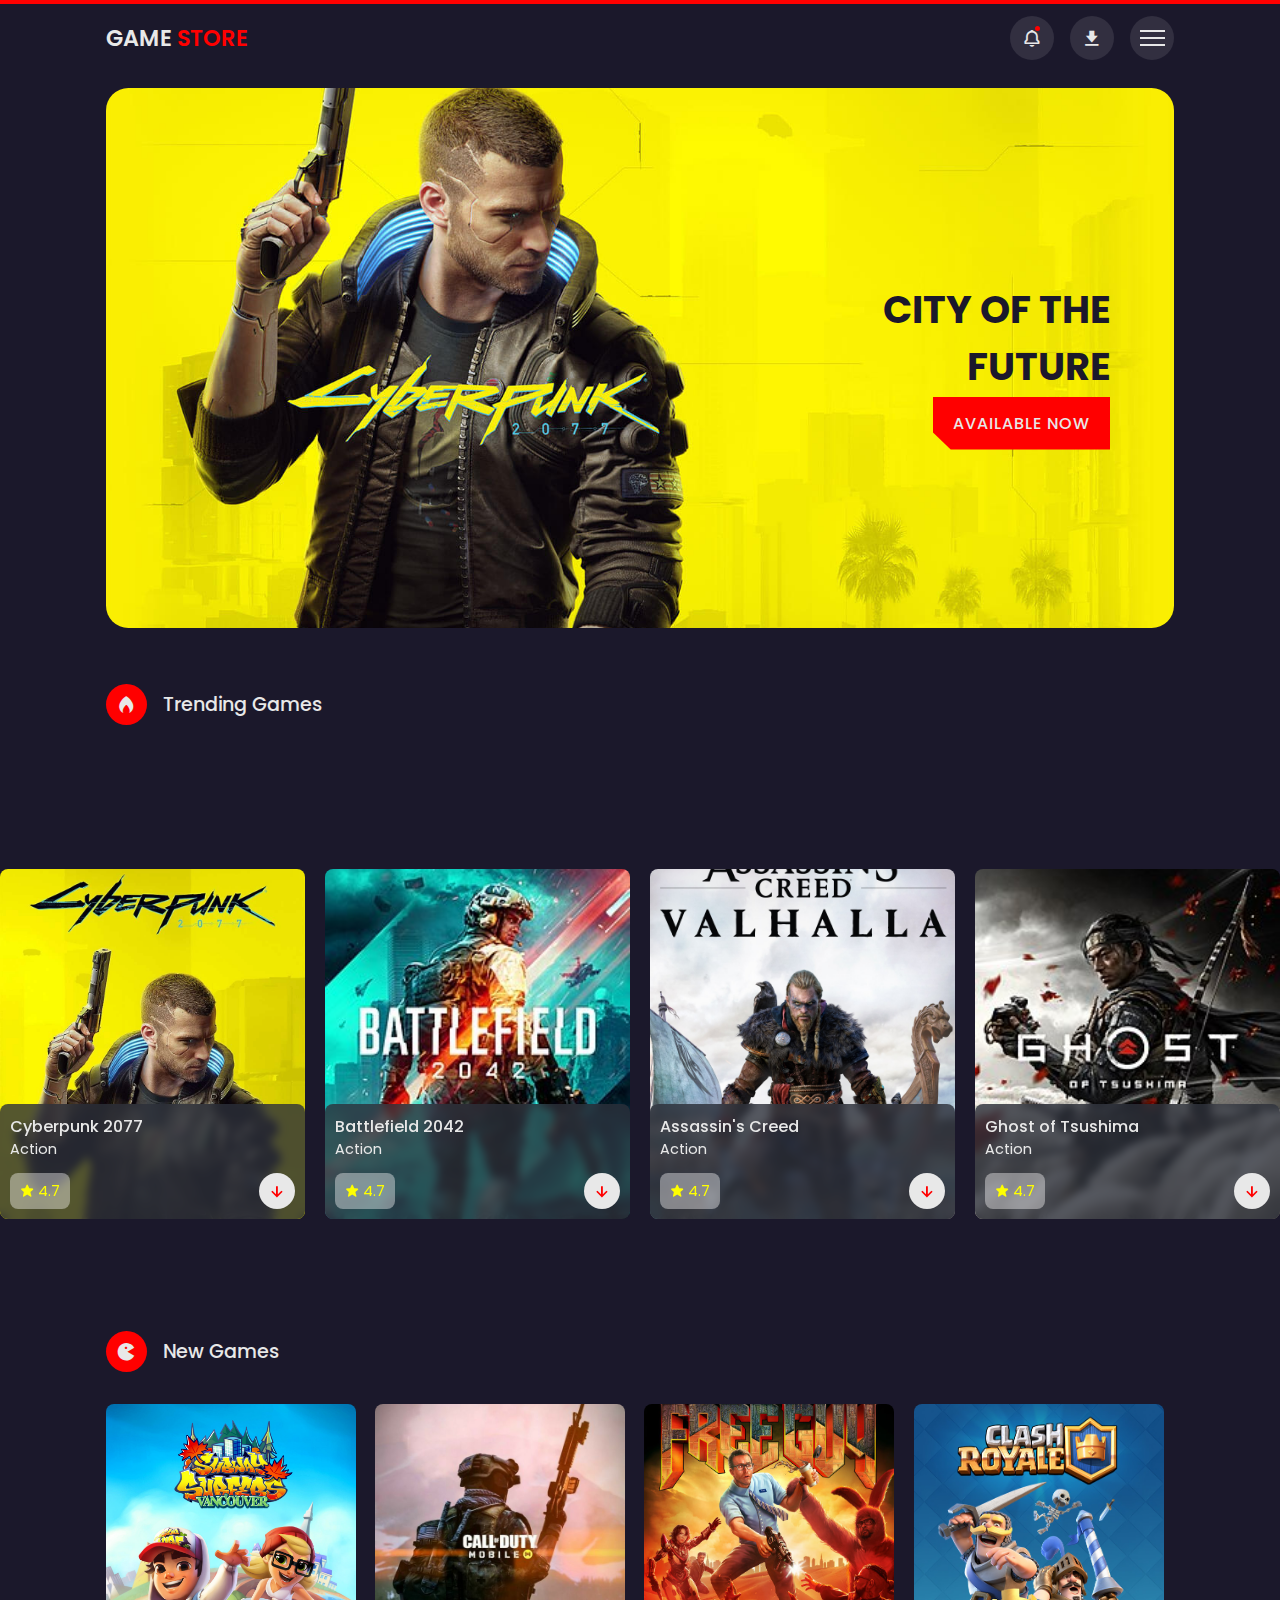
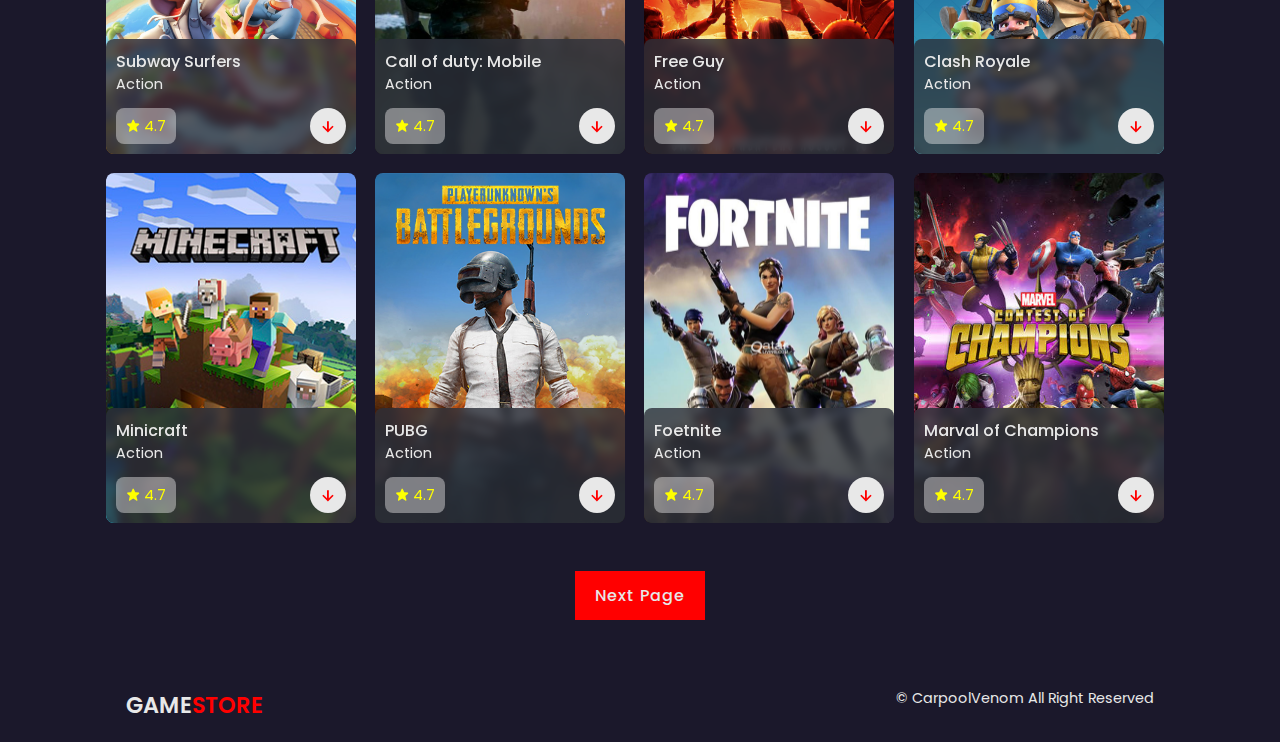
<file: index.html>
<!DOCTYPE html>
<html lang="en">
<head>
    <meta charset="UTF-8">
    <meta http-equiv="X-UA-Compatible" content="IE=edge">
    <meta name="viewport" content="width=device-width, initial-scale=1.0">
    <title>Gaming Website</title>
     <!-- Link CSS -->
    <link rel="stylesheet" href="style.css">
    <!-- link fav Icon -->
    <link rel="shortcut icon" href="img/fav.png" type="image/x-icon">
    <!-- link box icon -->
    <link href='https://unpkg.com/boxicons@2.1.2/css/boxicons.min.css' rel='stylesheet'>
    <!-- Swiper bundle link -->
    <link rel="stylesheet" href="css/swiper-bundle.min.css">
</head>
<body>
    <!-- Custom Scroll Bar -->
    <div class="progress">
        <div class="progress-bar" id="scroll-bar">
            
        </div>
    </div>
    <!-- Header -->
    <header>
        <!-- Nav -->
        <div class="nav container">
            <!-- logo -->
            <a href="index.html" class="logo">Game <span>Store</span></a>
            <!-- Nav Icons -->
            <div class="nav-icons">
                <i class='bx bx-bell bx-tada' id="bell-icon"><span></span></i>
                <i class='bx bxs-download'></i>
                <div class="menu-icon">
                    <div class="line1"></div>
                    <div class="line2"></div>
                    <div class="line3"></div>
                </div>
            </div>

            <!-- Menu -->
            <div class="menu">
                <img src="img/menu.png" alt="">
                <div class="navbar">
                    <li><a href="index.html">Home</a></li>
                    <li><a href="#trending">Tranding</a></li>
                    <li><a href="#new">New Games</a></li>
                    <li><a href="#action">Action Games</a></li>
                    <li><a href="#contact">Contact Us</a></li>
                </div>
            </div>
            <!-- Notification -->
           <div class="notification">
            <div class="notification-box">
            <i class='bx bxs-check-circle'></i>
            <p>Congratulation, Your game download successfully.</p>
           </div>

           <div class="notification-box box-color">
            <i class='bx bxs-x-circle'></i>
            <p>Could not apply changes.</p>
           </div>
        </div>
        </div>
    </header>
      <!-- Home Section Start -->
         <section class="home container" id="home">
            <img src="img/home.png" alt="">
            <div class="home-text">
                <h1>CITY OF THE <br> FUTURE</h1>
                <a href="#" class="btn"> Available Now</a>
            </div>
         </section>
      <!-- Home Section End -->

      <!-- Tranding Section Start -->
      <section class="trending container" id="trending">
        <div class="heading">
            <i class='bx bxs-flame'></i>
            <h2>Trending Games</h2>
        </div>
      </section>
      <!-- Tranding Section Start -->
      <!-- Content -->
      <section>
      <div class="trending-content Swiper">
        <div class="swiper-wrapper">
            <!-- Slide 1 -->
            <div class="swiper-slide">
                <div class="box">
                    <img src="img/trending1.webp" alt="">
                    <div class="box-text">
                        <h2>Cyberpunk 2077</h2>
                        <h3>Action</h3>
                        <div class="rating-download">
                            <div class="rating">
                                <i class='bx bxs-star'></i>
                                <span>4.7</span>
                            </div>
                            <a href="https://oceanofgamese.net/action/cyberpunk-2077-free-download-pc-game/" class="box-btn"><i class='bx bx-down-arrow-alt'></i></a>
                        </div>
                    </div>
                </div>
            </div>
              <!-- Slide 2 -->
              <div class="swiper-slide">
                <div class="box">
                    <img src="img/trending2.jpg" alt="">
                    <div class="box-text">
                        <h2>Battlefield 2042</h2>
                        <h3>Action</h3>
                        <div class="rating-download">
                            <div class="rating">
                                <i class='bx bxs-star'></i>
                                <span>4.7</span>
                            </div>
                            <a href="https://install-game.com/battlefield-2042-download-pc-game-free/" class="box-btn"><i class='bx bx-down-arrow-alt'></i></a>
                        </div>
                    </div>
                </div>
            </div>
              <!-- Slide 3 -->
              <div class="swiper-slide">
                <div class="box">
                    <img src="img/trending3.jpg" alt="">
                    <div class="box-text">
                        <h2>Assassin's Creed</h2>
                        <h3>Action</h3>
                        <div class="rating-download">
                            <div class="rating">
                                <i class='bx bxs-star'></i>
                                <span>4.7</span>
                            </div>
                            <a href="#" class="box-btn"><i class='bx bx-down-arrow-alt'></i></a>
                        </div>
                    </div>
                </div>
            </div>
              <!-- Slide 4 -->
              <div class="swiper-slide">
                <div class="box">
                    <img src="img/trending4.jpg" alt="">
                    <div class="box-text">
                        <h2>Ghost of Tsushima</h2>
                        <h3>Action</h3>
                        <div class="rating-download">
                            <div class="rating">
                                <i class='bx bxs-star'></i>
                                <span>4.7</span>
                            </div>
                            <a href="#" class="box-btn"><i class='bx bx-down-arrow-alt'></i></a>
                        </div>
                    </div>
                </div>
            </div>
              <!-- Slide 5 -->
              <div class="swiper-slide">
                <div class="box">
                    <img src="img/trending5.png" alt="">
                    <div class="box-text">
                        <h2>GTA 5</h2>
                        <h3>Action</h3>
                        <div class="rating-download">
                            <div class="rating">
                                <i class='bx bxs-star'></i>
                                <span>4.7</span>
                            </div>
                            <a href="#" class="box-btn"><i class='bx bx-down-arrow-alt'></i></a>
                        </div>
                    </div>
                </div>
            </div>
              <!-- Slide 6 -->
              <div class="swiper-slide">
                <div class="box">
                    <img src="img/trending6.jpg" alt="">
                    <div class="box-text">
                        <h2>Dying Light 2</h2>
                        <h3>Action</h3>
                        <div class="rating-download">
                            <div class="rating">
                                <i class='bx bxs-star'></i>
                                <span>4.7</span>
                            </div>
                            <a href="#" class="box-btn"><i class='bx bx-down-arrow-alt'></i></a>
                        </div>
                    </div>
                </div>
            </div>
            <!-- Slide 7 -->
            <div class="swiper-slide">
                <div class="box">
                    <img src="img/trending7.png" alt="">
                    <div class="box-text">
                        <h2>Halo Infinite</h2>
                        <h3>Action</h3>
                        <div class="rating-download">
                            <div class="rating">
                                <i class='bx bxs-star'></i>
                                <span>4.7</span>
                            </div>
                            <a href="#" class="box-btn"><i class='bx bx-down-arrow-alt'></i></a>
                        </div>
                    </div>
                </div>
            </div>

            <!-- Slide 8 -->
            <div class="swiper-slide">
                <div class="box">
                    <img src="img/trending8.png" alt="">
                    <div class="box-text">
                        <h2>Resident Evil Village</h2>
                        <h3>Action</h3>
                        <div class="rating-download">
                            <div class="rating">
                                <i class='bx bxs-star'></i>
                                <span>4.7</span>
                            </div>
                            <a href="#" class="box-btn"><i class='bx bx-down-arrow-alt'></i></a>
                        </div>
                    </div>
                </div>
            </div>

            
          </div>
      </div>
    </section>
    <!-- Trending Section End -->
         
    <!-- New Section Start -->
      <section class="new container" id="new">
        <div class="heading">
            <i class='bx bxs-game'></i>
            <h2>New Games</h2>
        </div>
        <!-- Content -->
        <div class="new-content">
            <!-- Box 1 -->
            <div class="box">
                <img src="img/new1.jpg" alt="">
                <div class="box-text">
                    <h2>Subway Surfers</h2>
                    <h3>Action</h3>
                    <div class="rating-download">
                        <div class="rating">
                            <i class='bx bxs-star'></i>
                            <span>4.7</span>
                        </div>
                        <a href="download.html" class="box-btn"><i class='bx bx-down-arrow-alt'></i></a>
                    </div>
                </div>
            </div>
              <!-- Box 2 -->
              <div class="box">
                <img src="img/new2.jpg" alt="">
                <div class="box-text">
                    <h2>Call of duty: Mobile</h2>
                    <h3>Action</h3>
                    <div class="rating-download">
                        <div class="rating">
                            <i class='bx bxs-star'></i>
                            <span>4.7</span>
                        </div>
                        <a href="https://call-of-duty-legends-of-war.en.uptodown.com/android/download" class="box-btn"><i class='bx bx-down-arrow-alt'></i></a>
                    </div>
                </div>
            </div>
              <!-- Box 3 -->
              <div class="box">
                <img src="img/new3.jpg" alt="">
                <div class="box-text">
                    <h2>Free Guy</h2>
                    <h3>Action</h3>
                    <div class="rating-download">
                        <div class="rating">
                            <i class='bx bxs-star'></i>
                            <span>4.7</span>
                        </div>
                        <a href="#" class="box-btn"><i class='bx bx-down-arrow-alt'></i></a>
                    </div>
                </div>
            </div>
                <!-- Box 4 -->
                <div class="box">
                    <img src="img/new4.jpg" alt="">
                    <div class="box-text">
                        <h2>Clash Royale</h2>
                        <h3>Action</h3>
                        <div class="rating-download">
                            <div class="rating">
                                <i class='bx bxs-star'></i>
                                <span>4.7</span>
                            </div>
                            <a href="https://clash-royale.en.uptodown.com/android/download" class="box-btn"><i class='bx bx-down-arrow-alt'></i></a>
                        </div>
                    </div>
                </div>
                    <!-- Box 5 -->
              <div class="box">
                <img src="img/new5.png" alt="">
                <div class="box-text">
                    <h2>Minicraft</h2>
                    <h3>Action</h3>
                    <div class="rating-download">
                        <div class="rating">
                            <i class='bx bxs-star'></i>
                            <span>4.7</span>
                        </div>
                        <a href="https://apkmodget.com/games/minecraft-apk-1/" class="box-btn"><i class='bx bx-down-arrow-alt'></i></a>
                    </div>
                </div>
            </div>
                <!-- Box 6 -->
                <div class="box">
                    <img src="img/new6.png" alt="">
                    <div class="box-text">
                        <h2>PUBG</h2>
                        <h3>Action</h3>
                        <div class="rating-download">
                            <div class="rating">
                                <i class='bx bxs-star'></i>
                                <span>4.7</span>
                            </div>
                            <a href="https://bestforandroid.com/apk/pubg-mobile-apk-obb/" class="box-btn"><i class='bx bx-down-arrow-alt'></i></a>
                        </div>
                    </div>
                </div>
                    <!-- Box 7 -->
              <div class="box">
                <img src="img/new7.png" alt="">
                <div class="box-text">
                    <h2>Foetnite</h2>
                    <h3>Action</h3>
                    <div class="rating-download">
                        <div class="rating">
                            <i class='bx bxs-star'></i>
                            <span>4.7</span>
                        </div>
                        <a href="https://fortnite.en.uptodown.com/android/download" class="box-btn"><i class='bx bx-down-arrow-alt'></i></a>
                    </div>
                </div>
            </div>
                <!-- Box 8 -->
                <div class="box">
                    <img src="img/new8.jpg" alt="">
                    <div class="box-text">
                        <h2>Marval of Champions</h2>
                        <h3>Action</h3>
                        <div class="rating-download">
                            <div class="rating">
                                <i class='bx bxs-star'></i>
                                <span>4.7</span>
                            </div>
                            <a href="https://m.apkpure.com/contest-of-champions-marvel/com.kabam.marvelbattle" class="box-btn"><i class='bx bx-down-arrow-alt'></i></a>
                        </div>
                    </div>
                </div>

        </div>
        <div class="next-page">
            <a href="#">Next Page</a>
        </div>
      </section>

    <!-- New Section End -->   
    <!-- Copyright -->
    <div class="copyright container">
        <a href="#" class="logo">Game<span>Store</span></a>
        <p>&#169; CarpoolVenom All Right Reserved</p>
    </div>





      <!-- Link Swiper File -->
      <script src="js/swiper-bundle.min.js"></script>
    <!-- link to JS -->
    <script src="js/script.js"></script>
</body>
</html>
</file>
<file: style.css>
/* google fonts */
@import url('https://fonts.googleapis.com/css2?family=Nunito:ital,wght@0,300;0,400;0,600;0,700;1,200&family=Poppins:ital,wght@0,400;0,700;1,400;1,500;1,600;1,700&display=swap');

*{
    /* font-family: 'Nunito', sans-serif; */
     font-family: 'Poppins', sans-serif;
     margin: 0;
     padding: 0;
     box-sizing: border-box;
     list-style: none;
     scroll-behavior: smooth;
     text-decoration: none;
     scroll-padding-top: 2rem;
}
/* variables */
:root{
    --main-color: red;
    --dark-color: #1b182b;
    --light-color: #322f40;
    --text-color: hsl(0,0%,91%);
}
::selection{
    color: var(--text-color);
    background: var(--main-color);
}
section{
    padding: 4rem 0 3rem;
}
img{
    width: 100%;
}
body{
    color: var(--text-color);
    background: var(--dark-color);
}

.container{
    max-width: 1068px;
    margin: auto;
    width: 100%;

}
header{
    position: fixed;
    top: 0;
    left: 0;
    width: 100%;
    background: var(--dark-color);
    z-index: 100;
}

/* Nav */
.nav{
    display: flex;
    align-items: center;
    justify-content: center;
    padding: 16px 0 ;
}

/* Logo */
.logo{
    font-size: 1.4rem;
    font-weight: 600;
    color: var(--text-color);
    text-transform: uppercase;
    margin: 0 auto 0 0;
}
.logo span{
    color: var(--main-color);
}
/* Nav Icons */
.nav-icons{
    display: flex;
    align-items: center;
    column-gap: 1rem;
}
.nav-icons .bx{
    font-size: 20px;
    height: 44px;
    width: 44px;
    display: grid;
    place-items: center;
    color: var(--text-color);
    background: var(--light-color);
    border-radius: 50%;
    cursor: pointer;
}
#bell-icon{
    position: relative;
}
#bell-icon span{
    content: '';
    width: 5px;
    height: 5px;
    border-radius: 50%;
    background: var(--main-color);
    position: absolute;
    top: 10px;
    right: 14px;
}
/* Menu icon */
.menu-icon{
    display: flex;
    flex-direction: column;
    align-items: center;
    justify-content: center;
    row-gap: 5px;
    height: 44px;
    width: 44px;
    border-radius: 50px;
    background: var(--light-color);
    cursor: pointer;
    z-index: 200;
    transition: 0.3s;
}
.menu-icon div{
    display: block;
    background: var(--text-color);
    height: 2px;
    width: 25px;
    transition: 0.3s;
}
.move .line1{
    transform: rotate(-45deg) translate(-5px, 5px);
}
.move .line2{
    opacity: 0;
}
.move .line3{
    transform: rotate(45deg) translate(-5px, -5px);
}
/* menu */
.menu{
    position: fixed;
    left: 0;
    top: 0;
    width: 100%;
    height: 100vh;
    background: rgb(49, 48, 48);
    z-index: 106;
    display: flex;
    align-items: center;
    justify-content: space-between;
    transition: 0.5s;
    clip-path: circle(0% at 100% 0%);
}
.menu.active{
    clip-path: circle(144% at 100% 0%);
}
.menu img{
    width: 700px;
}
.navbar{
    display: grid;
    row-gap: 1rem;
    text-align: right;
    padding-right: 2rem;
}
.navbar a{
    font-size: 1.6rem;
    color: var(--text-color);
    font-weight: 500;
    transition: 0.2s;
}
.navbar a:hover{
    border-bottom: 4px solid var(--main-color);
    font-size: 1.8rem;
}

/* Notification */
.notification{
    position: absolute;
    top: 110%;
    right: 5rem;
    background: var(--light-color);
    width: 300px;
    height: 350px;
    border-radius: 0.5rem;
    padding: 10px;
    display: flex;
    flex-direction: column;
    row-gap: 1rem;
    clip-path: circle(0% at 100% 0%);
}
.notification.active{
    clip-path: circle(144% at 100% 0%);
    transition: 0.3s;
}
.notification-box{
    display: flex;
    align-items: baseline;
    column-gap: 1rem;
    border-radius: 0.5rem;
    background: var(--dark-color);
    padding: 10px;
}
.notification-box .bx{
    color: yellow;
}
.box-color{
    background: hsl(0, 0%, 100%, 0.4);
}
.box-color .bx{
    color: var(--main-color);
}
/* Home */
.home{
    position: relative;
    min-height: 540px;
    display: flex;
    align-items: center;
    justify-content: flex-end;
    margin-top: 5rem;
}
.home img{
    position: absolute;
    width: 100%;
    height: 100%;
    object-fit: cover;
    border-radius: 1.4rem;
    z-index: -1;
}
.home-text{
    padding-right: 4rem;
    text-align: right;
}
.home-text h1{
    font-size: 2.4rem;
    text-transform: uppercase;
    color: var(--dark-color);
    margin-bottom: 1rem;
}
.btn{
    background: var(--main-color);
    padding: 15px 20px;
    color: var(--text-color);
    text-transform: uppercase;
    font-size: 1rem;
    letter-spacing: 1px;
    font-weight: 500;
    clip-path: polygon(0 0, 100% 0%, 100% 100%, 10% 100%, 0% 68%);
}
.btn:hover{
    background: var(--light-color);
    transition: 0.3s all linear;
}
/* heading */
.heading{
    display: flex;
    align-items: center;
    column-gap: 1rem;
    margin-bottom: 2rem;
}
.heading .bx{
    font-size: 21px;
    color: var(--text-color);
    background: var(--main-color);
    padding: 10px;
    border-radius: 5rem ;
}
.heading h2{
    font-size: 1.2rem;
    font-weight: 500;
}

.box{
    position: relative;
    width: 100%;
    height: 350px;
    border-radius: 0.5rem;
}
.box img{
    width: 100;
    height: 100%;
    object-fit: cover;
    border-radius: 0.5rem;
}
.box .box-text{
     position: absolute;
     right: 0;
     left: 0;
     bottom: 0;
     padding: 10px;
     background: hsl(227,14%,20%,0.8);
     backdrop-filter: blur(4px);
     border-radius: 0.5rem;
}
.box .box-text h2{
    font-size: 1rem;
    font-weight: 500;
}
.box .box-text h3{
    font-size: 0.9rem;
    font-weight: 400;
    margin-bottom: 0.8rem;
}
.rating-download{
    display: flex;
    justify-content: space-between;
}
.rating{
    display: flex;
    align-items: center;
    column-gap: 4px;
    background: hsl(0, 0%, 100%, 0.4);
    padding: 4px 10px;
    border-radius: 0.5rem;
}
.rating .bx{
    color: yellow;
    font-size: 0.9rem;
}
.rating .bx:hover{
    background: var(--light-color);
}
.rating span{
    color: yellow;
    font-size: 0.9rem;
}
.box-btn .bx{
    padding: 8px;
    background: var(--text-color);
    border-radius: 5rem;
    color: var(--main-color);
    font-weight: 400;
    font-size: 20px;
}
.box-btn .bx:hover{
    background: var(--dark-color);
}
/* New */
.new-content{
        display: grid;
        grid-template-columns: repeat(auto-fit,minmax(240px,250px));
        gap: 1.2rem;
}
.next-page{
    display: flex;
    justify-content: center;
    align-items: center;
    margin-top: 3rem;
}
.next-page a{
    background: var(--main-color);
    padding: 12px 20px;
    color: var(--text-color);
    letter-spacing: 1px;
    font-weight: 500;
}
.next-page a:hover{
    background: var(--light-color);
    transition: 0.3s all linear;
}
.copyright{
    display: flex;
    justify-content: space-between;
    padding: 20px;
}
.copyright p{
    font-size: 0.9rem;
    color: var(--text-color);
}

/* Download Page CSS */
.video-container video{
    width: 100%;
    aspect-ratio: 16/9;
}
.video-container {
    margin-top: 5rem;
}
.about{
    margin-top: 2rem;
}
.about h2{
    display: inline-flex;
    font-size: 1.4rem;
    font-weight: 500;
    border-bottom: 4px solid var(--main-color);
}
.about p{
    font-size: 0.938rem;
    margin-top: 1rem;
    text-align: justify;
}
.screenshots h2{
    display: inline-flex;
    font-size: 1.4rem;
    font-weight: 500;
    border-bottom: 4px solid var(--main-color);
    margin: 1.6rem 0;
}
.screenshots-content{
    display: grid;
    grid-template-columns: repeat(auto-fit, minmax(250px, auto));
    gap: 10px;
    justify-content: center;
    max-width: 800px;
    margin: auto;
    width: 100%;
}
.screenshots-content img{
    width: 100%;
    height: 440px;
    object-fit: cover;
}
.download{
    max-width: 800px;
    margin: auto;
    width: 100%;
    display: grid;
    justify-content: center;
    margin-top: 2rem;
}
.download h2{
    text-align: center;
    font-size: 1.4rem;
    font-weight: 500;
    margin: 1.6rem 0;
}
.download-links{
    display: grid;
    grid-template-columns: repeat(3, 1fr);
    gap: 10px;
    margin-bottom: 2rem;
}
.download-links a{
    text-align: center;
    background: var(--main-color);
    padding: 12px 20px;
    color: var(--text-color);
    letter-spacing: 1px;
    font-weight: 500;
}
.download-links a:hover{
    background: var(--light-color);
    transition: 0.3s all linear;
}
/* Dispplay Block for Deafault scroll Bar */
html::-webkit-scrollbar{
    display: none;
}
/* Custom Scroll Bar  */
.progress{
    position: fixed;
    top: 0;
    left: 0;
    width: 100%;
    height: 4px;
    z-index: 300;
}
.progress-bar{
    height: 4px;
    background: var(--main-color);
    width: 100%;
}
/* Making Responsive / Break Points*/
@media (max-width:1080px){
    .container{
        margin: 0 auto;
        width: 90%;
    }
    .nav{
        padding: 10px 0;
    }
    .notification{
        right: 4rem;
    }
    .menu img {
        width: 500px;
    }
    section {
        padding: 3rem 0 2rem;
    }
    .home {
        margin-top: 4rem ;
        min-height: 440px; 
    }
    .home img {
        border-radius: 1rem;
    }
    .new-content {
        grid-template-columns: repeat(auto-fit,minmax(200px,auto));
    }
    .video-container {
        margin-top: 5rem !important;
    }
}
/* For medium Devices */
@media (max-width:774px){
    .notification {
        right: 1rem;
    }
    .menu img {
        width: 400px;
    }
    .home {
        min-height: 300px;
    }
    .home-text h1 {
        font-size: 2rem;
    }
    .btn {
        padding: 12px 17px;
    }
    .screenshots-content{
        grid-template-columns: repeat(auto-fit, minmax(250px, 300px));
    }
}
@media (max-width:560px){
    .menu img {
        display: none;
    }
    .menu{
        justify-content: flex-end;
    }
    .nev{
        padding: 8px 0;
    }
    .nav-icons .bx,
    .menu-icon{
        height: 40px;
        width: 40px;
    }
    .home{
        min-height: 240px;
    }
    .home-text{
        padding-right: 1rem;
    }
    p{
        font-size: 0.875rem;
    }
    .download-links{
        grid-template-columns: 1fr;
    }
}
/* for Small devices */
@media (max-width:360px){
    .logo{
        font-size: 1.2rem;
    }
    .navbar a{
        font-size: 1.3rem;
    }
    .navbar a:hover{
        font-size: 1.4rem;
    }
    .notification{
        width: 270px;
    }
    .home{
        min-width: 214px;
    }
    .home-text h1{
        font-size: 1.4rem;
    }
    .heading .bx{
        padding: 8px;
    }
    .heading h2{
        font-size: 1.1rem;
    }
    .box{
        height: 420px;
    }
    .copyright{
        flex-direction: column;
        align-items: center;
        row-gap: 1rem;
    }
    .copyright .logo{
        margin: 0;
    }
    .about h2, 
    .screenshots h2 .download h2{
        font-size: 1.2rem;
    }

}
</file>
